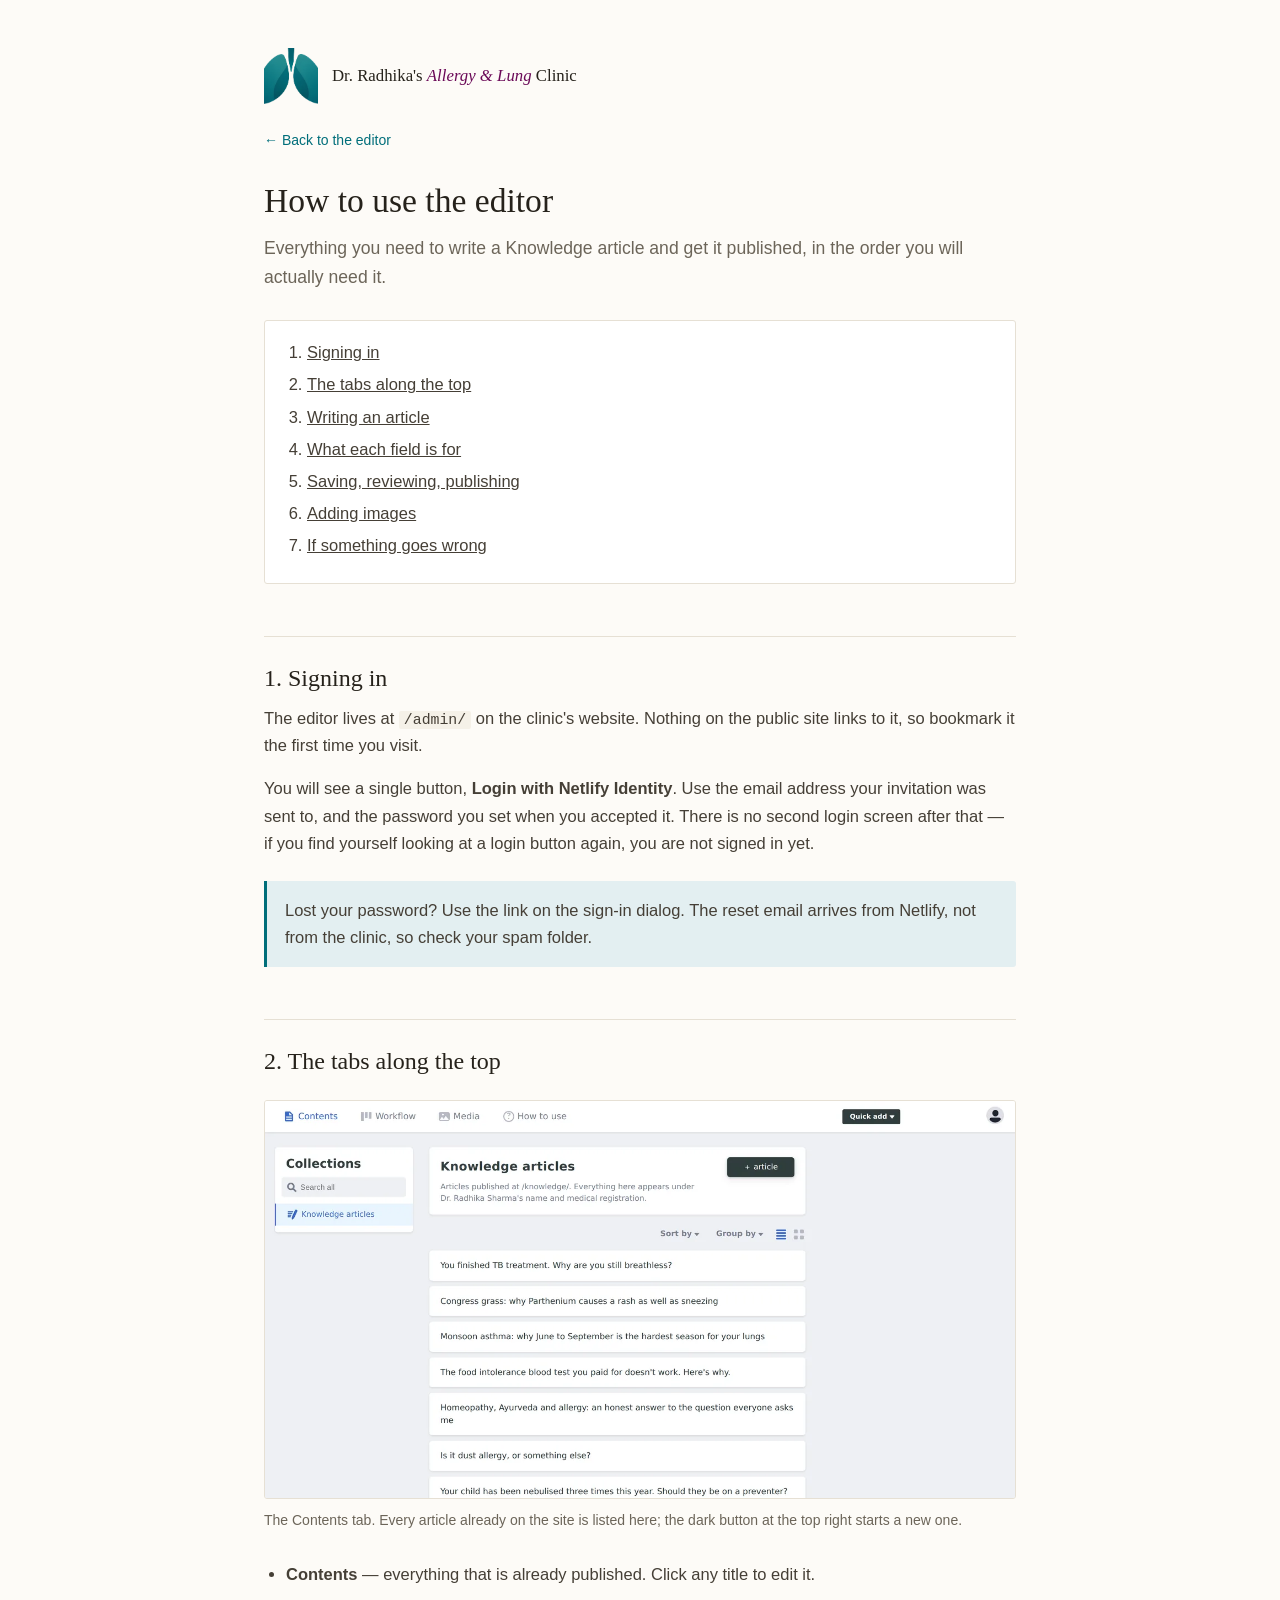
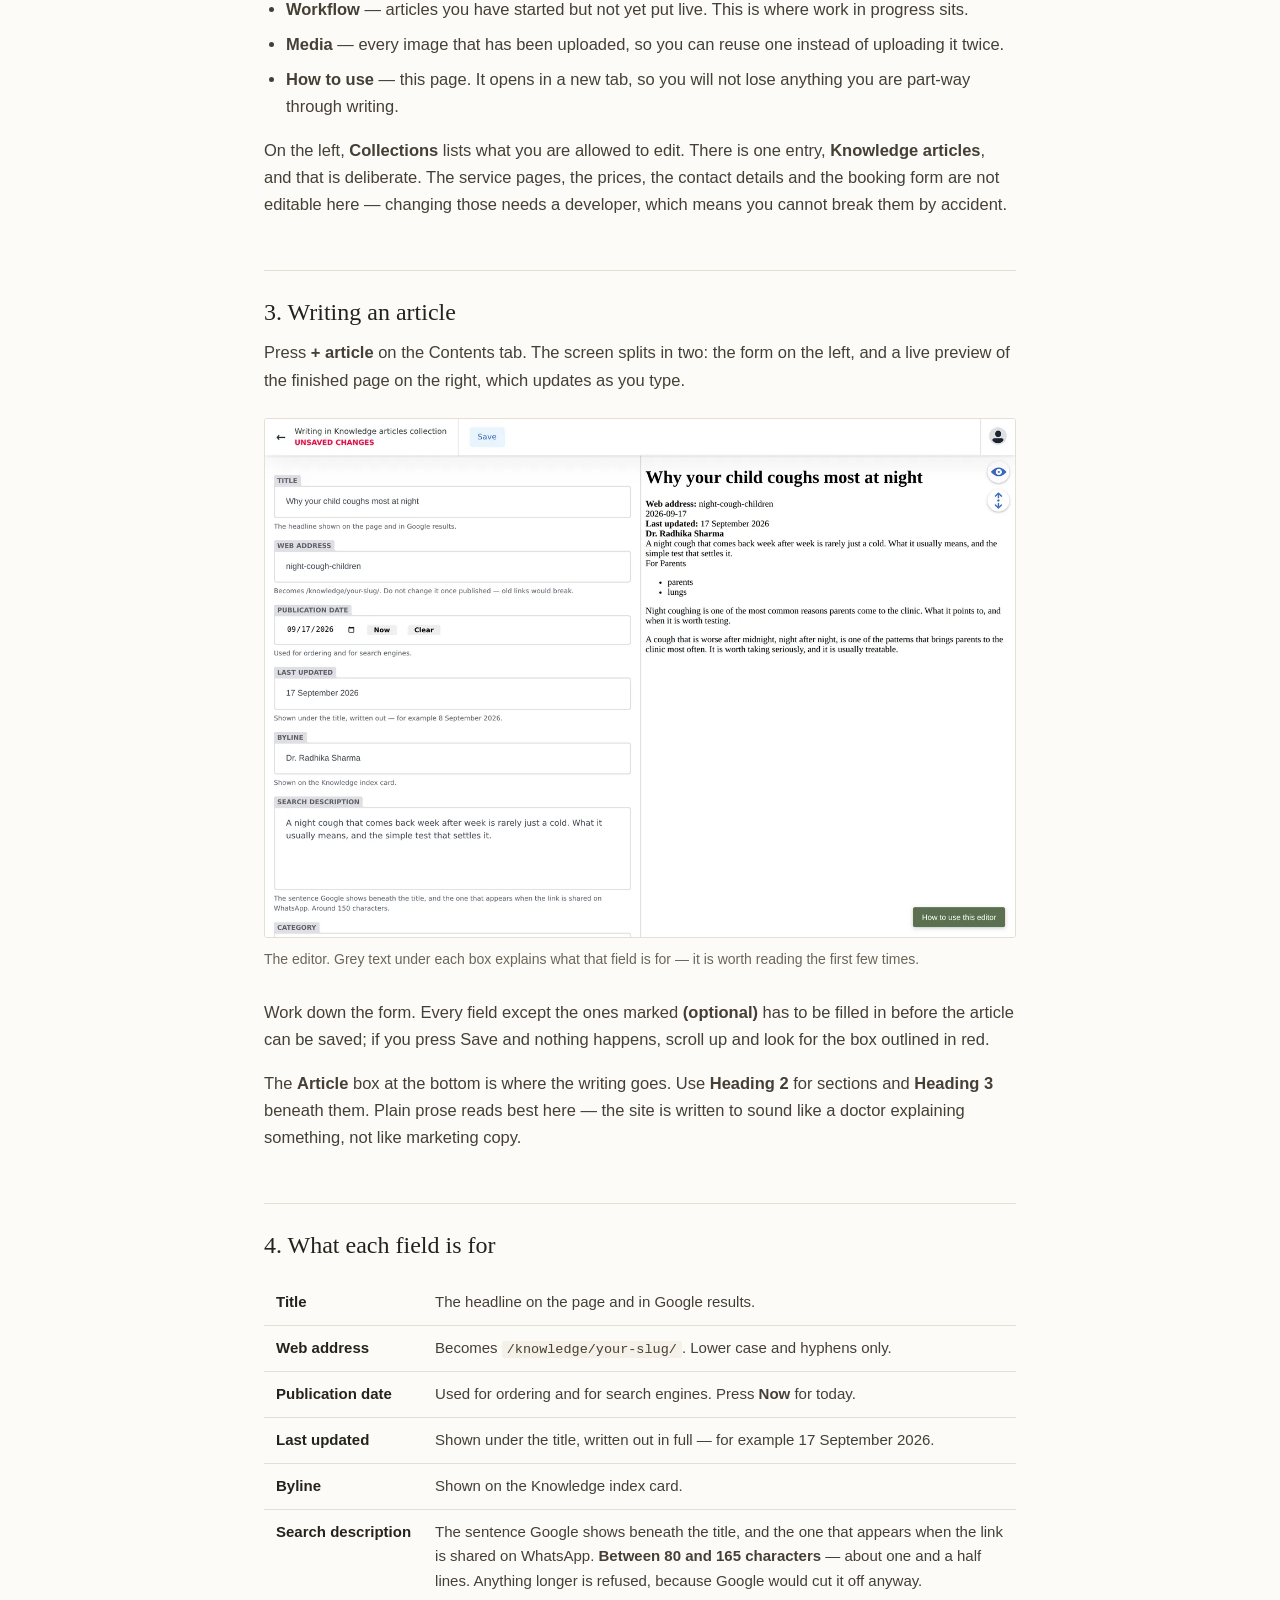
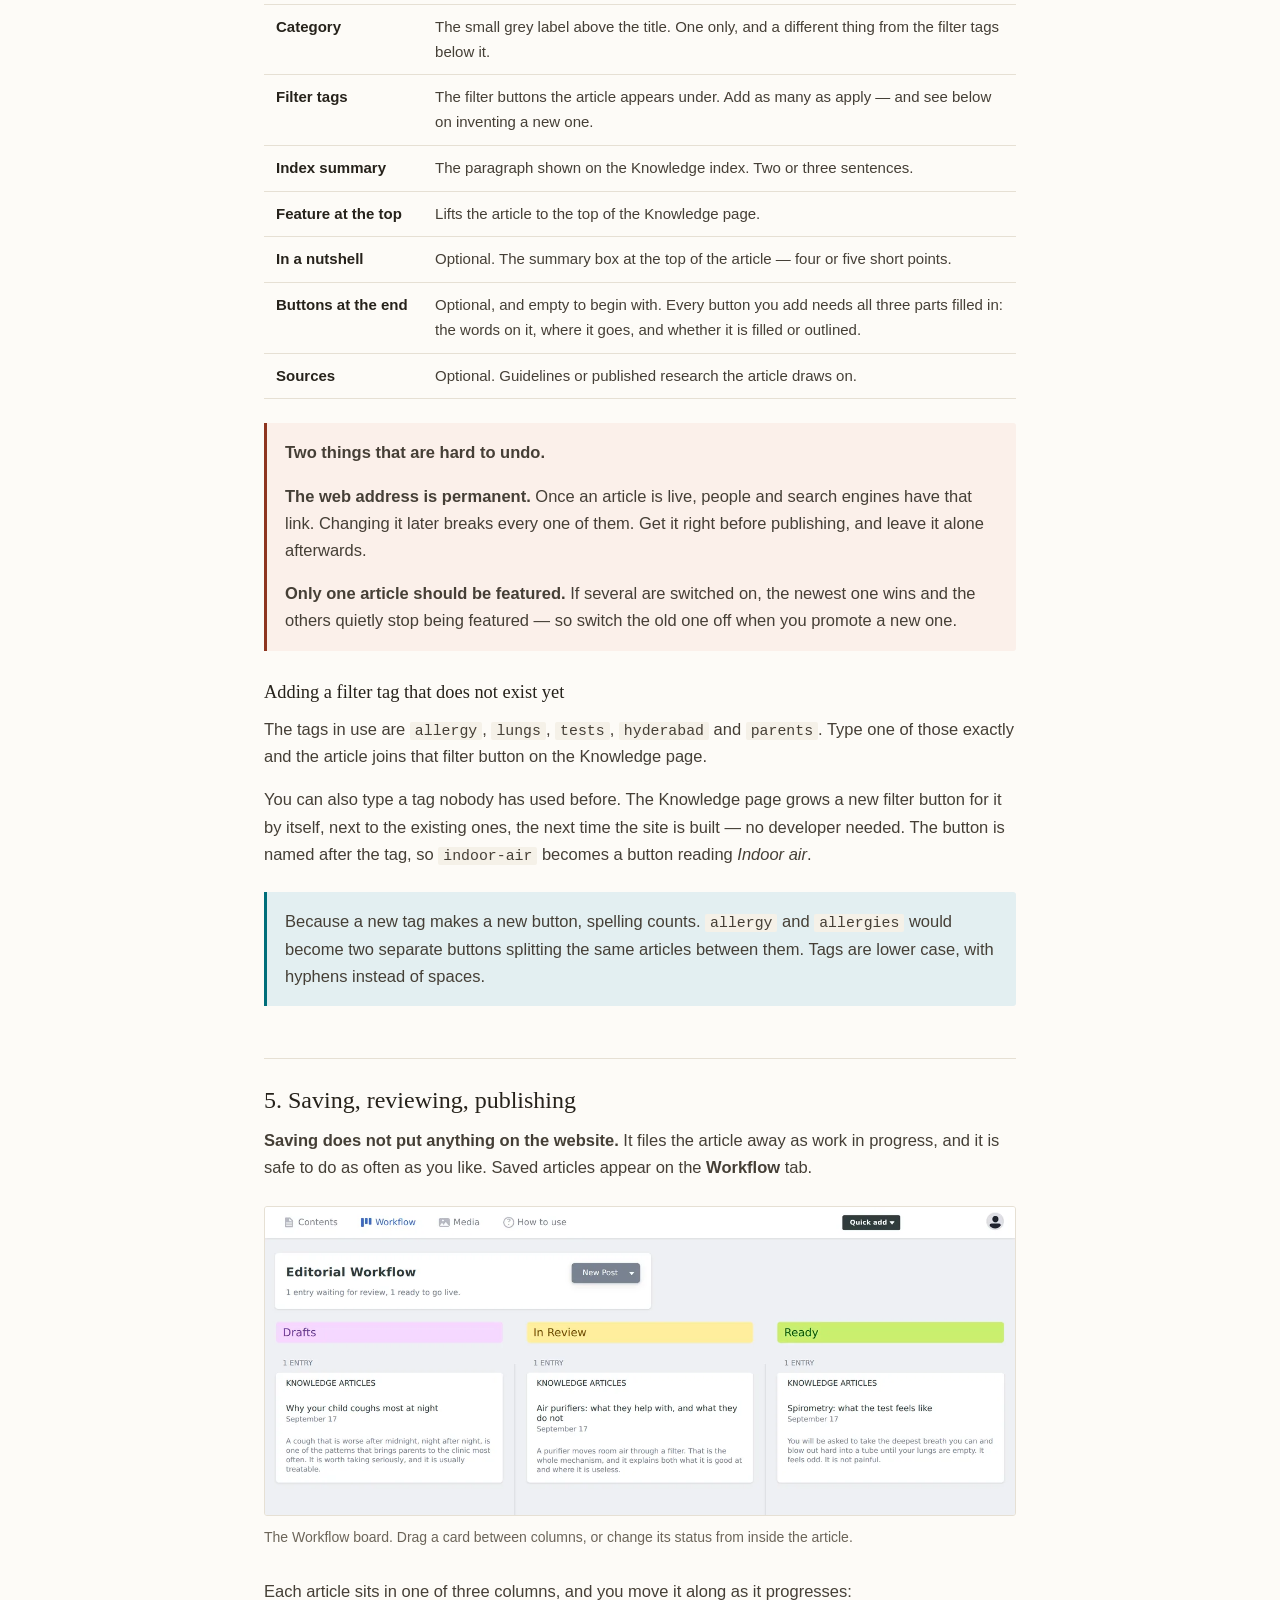
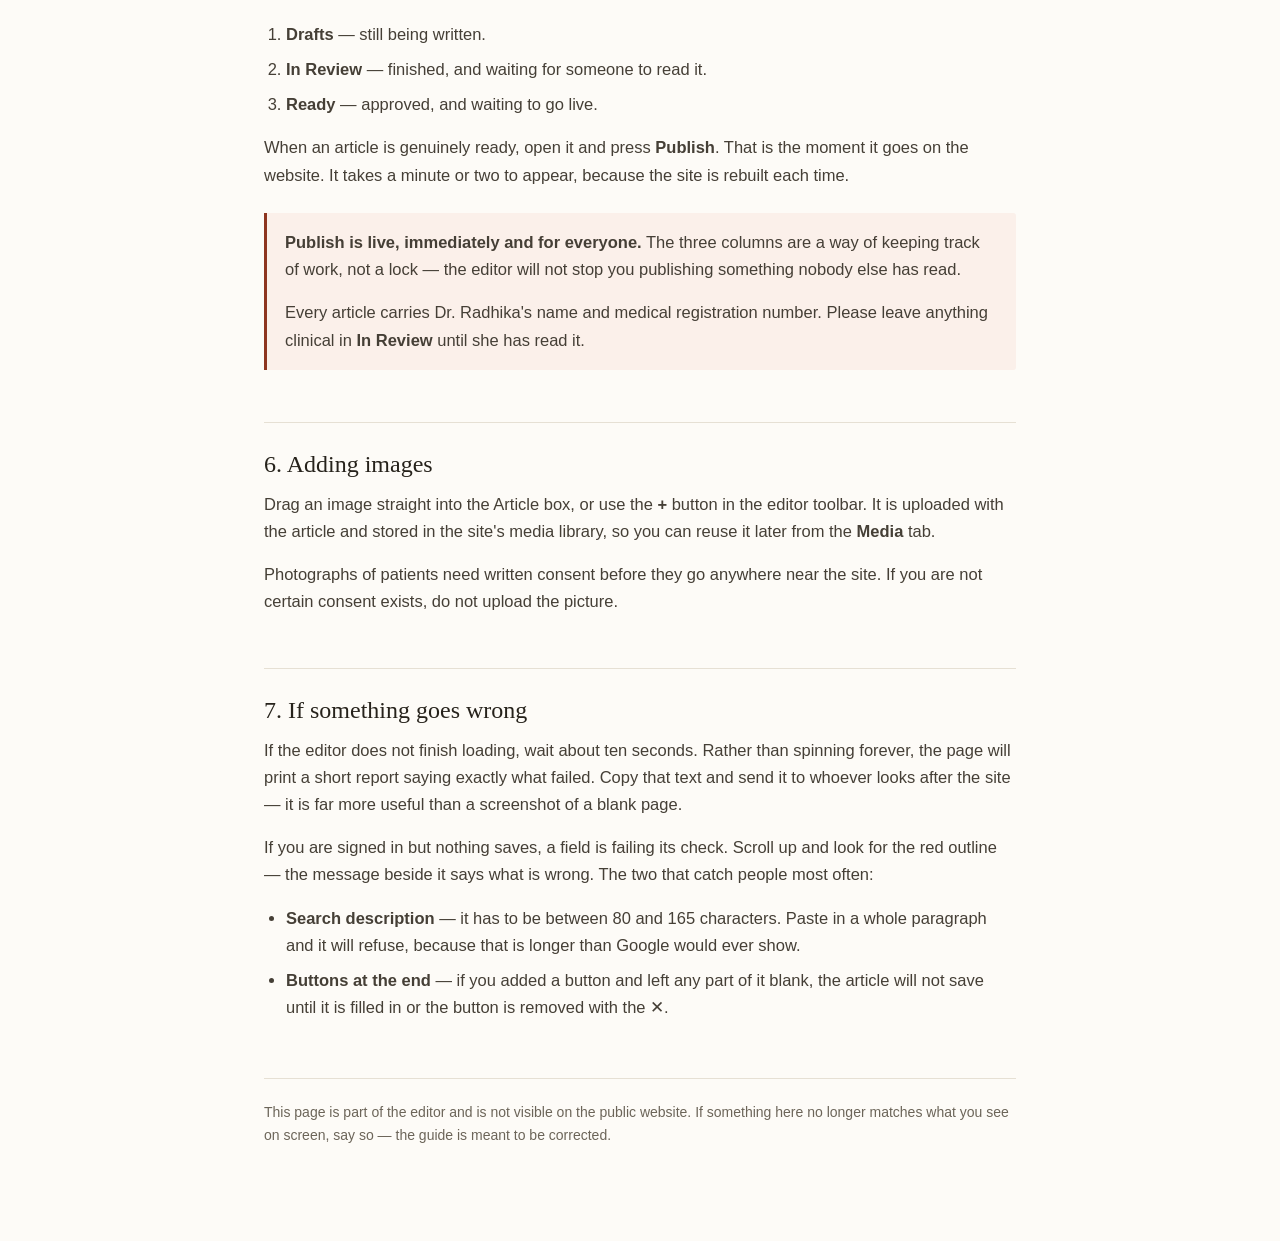
<file: src/admin/guide.html>
<!doctype html>
<html lang="en">
<head>
<meta charset="utf-8">
<meta name="viewport" content="width=device-width,initial-scale=1">
<meta name="robots" content="noindex,nofollow">
<title>How to use the editor · Dr. Radhika's Allergy &amp; Lung Clinic</title>
<link rel="icon" href="/assets/favicon.svg" type="image/svg+xml">
<style>
  /* The palette and type here mirror src/assets/site.css. The public
     stylesheet is not reused: it is content-hashed at build time, and this
     page must keep working even if that hash changes. */
  :root{
    --ground:#FDFBF7; --paper:#FFFFFF; --band:#F5F1E8;
    --rule:#E6E0D4; --muted:#6C6559; --body:#453F36; --ink:#26221B;
    --accent:#006E7A; --accent-tint:#E3EFF1; --alert:#8E3520; --alert-bg:#FBF0EA;
    --plum:#6B0A58;
  }
  *{box-sizing:border-box}
  body{margin:0;background:var(--ground);color:var(--body);line-height:1.65;
    font-family:-apple-system,BlinkMacSystemFont,"Segoe UI",Roboto,sans-serif;
    font-size:16.5px;-webkit-text-size-adjust:100%}
  .wrap{max-width:50rem;margin:0 auto;padding:48px 24px 96px}
  h1,h2,h3{font-family:Georgia,"Times New Roman",serif;font-weight:400;color:var(--ink);
    line-height:1.25;margin:0 0 12px}
  h1{font-size:2.1rem}
  h2{font-size:1.5rem;margin-top:52px;padding-top:26px;border-top:1px solid var(--rule)}
  h3{font-size:1.15rem;margin-top:30px}
  p{margin:0 0 16px}
  .lede{font-size:1.1rem;color:var(--muted);margin-bottom:8px}
  ol,ul{margin:0 0 16px;padding-left:22px}
  li{margin-bottom:8px}
  figure{margin:24px 0 28px}
  figure img{display:block;width:100%;height:auto;border:1px solid var(--rule);border-radius:3px;
    background:var(--paper)}
  figcaption{font-size:14px;color:var(--muted);margin-top:10px}
  code{font-family:ui-monospace,SFMono-Regular,Menlo,Consolas,monospace;font-size:0.9em;
    background:var(--band);padding:1px 5px;border-radius:2px}
  .note{background:var(--accent-tint);border-left:3px solid var(--accent);
    padding:16px 18px;margin:24px 0;border-radius:0 3px 3px 0}
  .warn{background:var(--alert-bg);border-left:3px solid var(--alert);
    padding:16px 18px;margin:24px 0;border-radius:0 3px 3px 0}
  .note p:last-child,.warn p:last-child{margin-bottom:0}
  table{border-collapse:collapse;width:100%;margin:20px 0;font-size:15px}
  th,td{text-align:left;vertical-align:top;padding:10px 12px;border-bottom:1px solid var(--rule)}
  th{color:var(--ink);font-weight:600;white-space:nowrap}
  .mast{display:flex;align-items:center;gap:14px;margin-bottom:22px}
  .mast img{width:54px;height:56px;flex:none}
  .mast .who{font-family:Georgia,serif;font-size:1.05rem;color:var(--ink);line-height:1.25}
  .mast .who em{font-style:italic;color:var(--plum)}
  .back{display:inline-block;margin-bottom:28px;color:var(--accent);text-decoration:none;
    font-size:14px;font-weight:500}
  .back:hover{text-decoration:underline}
  .toc{background:var(--paper);border:1px solid var(--rule);border-radius:3px;padding:18px 22px;margin:28px 0 8px}
  .toc ol{margin:0;padding-left:20px}
  .toc li{margin-bottom:5px}
  .toc a{color:var(--body)}
  footer{margin-top:56px;padding-top:22px;border-top:1px solid var(--rule);
    font-size:14px;color:var(--muted)}
  @media (max-width:640px){ .wrap{padding:32px 18px 72px} h1{font-size:1.7rem} body{font-size:16px} }
</style>
</head>
<body>
<div class="wrap">

<div class="mast">
  <img src="logo-mark.webp" width="54" height="56" alt="" decoding="async">
  <div class="who">Dr. Radhika's <em>Allergy &amp; Lung</em> Clinic</div>
</div>

<a class="back" href="/admin/">← Back to the editor</a>

<h1>How to use the editor</h1>
<p class="lede">Everything you need to write a Knowledge article and get it
published, in the order you will actually need it.</p>

<div class="toc">
  <ol>
    <li><a href="#signing-in">Signing in</a></li>
    <li><a href="#tabs">The tabs along the top</a></li>
    <li><a href="#writing">Writing an article</a></li>
    <li><a href="#fields">What each field is for</a></li>
    <li><a href="#publishing">Saving, reviewing, publishing</a></li>
    <li><a href="#images">Adding images</a></li>
    <li><a href="#trouble">If something goes wrong</a></li>
  </ol>
</div>

<h2 id="signing-in">1. Signing in</h2>

<p>The editor lives at <code>/admin/</code> on the clinic's website. Nothing on
the public site links to it, so bookmark it the first time you visit.</p>

<p>You will see a single button, <strong>Login with Netlify Identity</strong>.
Use the email address your invitation was sent to, and the password you set
when you accepted it. There is no second login screen after that — if you find
yourself looking at a login button again, you are not signed in yet.</p>

<div class="note">
  <p>Lost your password? Use the link on the sign-in dialog. The reset email
  arrives from Netlify, not from the clinic, so check your spam folder.</p>
</div>

<h2 id="tabs">2. The tabs along the top</h2>

<figure>
  <img src="guide-contents.webp" alt="The Contents tab, listing the Knowledge
       articles currently on the site" width="1360" height="720" loading="lazy">
  <figcaption>The Contents tab. Every article already on the site is listed
  here; the dark button at the top right starts a new one.</figcaption>
</figure>

<ul>
  <li><strong>Contents</strong> — everything that is already published. Click
    any title to edit it.</li>
  <li><strong>Workflow</strong> — articles you have started but not yet put
    live. This is where work in progress sits.</li>
  <li><strong>Media</strong> — every image that has been uploaded, so you can
    reuse one instead of uploading it twice.</li>
  <li><strong>How to use</strong> — this page. It opens in a new tab, so you
    will not lose anything you are part-way through writing.</li>
</ul>

<p>On the left, <strong>Collections</strong> lists what you are allowed to
edit. There is one entry, <strong>Knowledge articles</strong>, and that is
deliberate. The service pages, the prices, the contact details and the booking
form are not editable here — changing those needs a developer, which means you
cannot break them by accident.</p>

<h2 id="writing">3. Writing an article</h2>

<p>Press <strong>+ article</strong> on the Contents tab. The screen splits in
two: the form on the left, and a live preview of the finished page on the
right, which updates as you type.</p>

<figure>
  <img src="guide-fields.webp" alt="The article editor, with the form on the
       left and a live preview on the right" width="1360" height="940" loading="lazy">
  <figcaption>The editor. Grey text under each box explains what that field is
  for — it is worth reading the first few times.</figcaption>
</figure>

<p>Work down the form. Every field except the ones marked
<strong>(optional)</strong> has to be filled in before the article can be
saved; if you press Save and nothing happens, scroll up and look for the box
outlined in red.</p>

<p>The <strong>Article</strong> box at the bottom is where the writing goes.
Use <strong>Heading 2</strong> for sections and <strong>Heading 3</strong>
beneath them. Plain prose reads best here — the site is written to sound like a
doctor explaining something, not like marketing copy.</p>

<h2 id="fields">4. What each field is for</h2>

<table>
  <tr><th>Title</th><td>The headline on the page and in Google results.</td></tr>
  <tr><th>Web address</th><td>Becomes <code>/knowledge/your-slug/</code>.
    Lower case and hyphens only.</td></tr>
  <tr><th>Publication date</th><td>Used for ordering and for search engines.
    Press <strong>Now</strong> for today.</td></tr>
  <tr><th>Last updated</th><td>Shown under the title, written out in full —
    for example 17 September 2026.</td></tr>
  <tr><th>Byline</th><td>Shown on the Knowledge index card.</td></tr>
  <tr><th>Search description</th><td>The sentence Google shows beneath the
    title, and the one that appears when the link is shared on WhatsApp.
    <strong>Between 80 and 165 characters</strong> — about one and a half
    lines. Anything longer is refused, because Google would cut it off
    anyway.</td></tr>
  <tr><th>Category</th><td>The small grey label above the title. One only, and
    a different thing from the filter tags below it.</td></tr>
  <tr><th>Filter tags</th><td>The filter buttons the article appears under.
    Add as many as apply — and see below on inventing a new one.</td></tr>
  <tr><th>Index summary</th><td>The paragraph shown on the Knowledge index.
    Two or three sentences.</td></tr>
  <tr><th>Feature at the top</th><td>Lifts the article to the top of the
    Knowledge page.</td></tr>
  <tr><th>In a nutshell</th><td>Optional. The summary box at the top of the
    article — four or five short points.</td></tr>
  <tr><th>Buttons at the end</th><td>Optional, and empty to begin with. Every
    button you add needs all three parts filled in: the words on it, where it
    goes, and whether it is filled or outlined.</td></tr>
  <tr><th>Sources</th><td>Optional. Guidelines or published research the
    article draws on.</td></tr>
</table>

<div class="warn">
  <p><strong>Two things that are hard to undo.</strong></p>
  <p><strong>The web address is permanent.</strong> Once an article is live,
  people and search engines have that link. Changing it later breaks every one
  of them. Get it right before publishing, and leave it alone afterwards.</p>
  <p><strong>Only one article should be featured.</strong> If several are
  switched on, the newest one wins and the others quietly stop being featured —
  so switch the old one off when you promote a new one.</p>
</div>

<h3>Adding a filter tag that does not exist yet</h3>

<p>The tags in use are <code>allergy</code>, <code>lungs</code>,
<code>tests</code>, <code>hyderabad</code> and <code>parents</code>. Type one
of those exactly and the article joins that filter button on the Knowledge
page.</p>

<p>You can also type a tag nobody has used before. The Knowledge page grows a
new filter button for it by itself, next to the existing ones, the next time
the site is built — no developer needed. The button is named after the tag,
so <code>indoor-air</code> becomes a button reading <em>Indoor air</em>.</p>

<div class="note">
  <p>Because a new tag makes a new button, spelling counts.
  <code>allergy</code> and <code>allergies</code> would become two separate
  buttons splitting the same articles between them. Tags are lower case, with
  hyphens instead of spaces.</p>
</div>

<h2 id="publishing">5. Saving, reviewing, publishing</h2>

<p><strong>Saving does not put anything on the website.</strong> It files the
article away as work in progress, and it is safe to do as often as you like.
Saved articles appear on the <strong>Workflow</strong> tab.</p>

<figure>
  <img src="guide-workflow.webp" alt="The Workflow board with three columns:
       Drafts, In Review and Ready" width="1360" height="560" loading="lazy">
  <figcaption>The Workflow board. Drag a card between columns, or change its
  status from inside the article.</figcaption>
</figure>

<p>Each article sits in one of three columns, and you move it along as it
progresses:</p>

<ol>
  <li><strong>Drafts</strong> — still being written.</li>
  <li><strong>In Review</strong> — finished, and waiting for someone to read
    it.</li>
  <li><strong>Ready</strong> — approved, and waiting to go live.</li>
</ol>

<p>When an article is genuinely ready, open it and press
<strong>Publish</strong>. That is the moment it goes on the website. It takes
a minute or two to appear, because the site is rebuilt each time.</p>

<div class="warn">
  <p><strong>Publish is live, immediately and for everyone.</strong> The three
  columns are a way of keeping track of work, not a lock — the editor will not
  stop you publishing something nobody else has read.</p>
  <p>Every article carries Dr. Radhika's name and medical registration number.
  Please leave anything clinical in <strong>In Review</strong> until she has
  read it.</p>
</div>

<h2 id="images">6. Adding images</h2>

<p>Drag an image straight into the Article box, or use the <strong>+</strong>
button in the editor toolbar. It is uploaded with the article and stored in the
site's media library, so you can reuse it later from the
<strong>Media</strong> tab.</p>

<p>Photographs of patients need written consent before they go anywhere near
the site. If you are not certain consent exists, do not upload the picture.</p>

<h2 id="trouble">7. If something goes wrong</h2>

<p>If the editor does not finish loading, wait about ten seconds. Rather than
spinning forever, the page will print a short report saying exactly what
failed. Copy that text and send it to whoever looks after the site — it is far
more useful than a screenshot of a blank page.</p>

<p>If you are signed in but nothing saves, a field is failing its check.
Scroll up and look for the red outline — the message beside it says what is
wrong. The two that catch people most often:</p>

<ul>
  <li><strong>Search description</strong> — it has to be between 80 and 165
    characters. Paste in a whole paragraph and it will refuse, because that is
    longer than Google would ever show.</li>
  <li><strong>Buttons at the end</strong> — if you added a button and left any
    part of it blank, the article will not save until it is filled in or the
    button is removed with the ✕.</li>
</ul>

<footer>
  This page is part of the editor and is not visible on the public website.
  If something here no longer matches what you see on screen, say so — the
  guide is meant to be corrected.
</footer>

</div>
</body>
</html>
</file>
